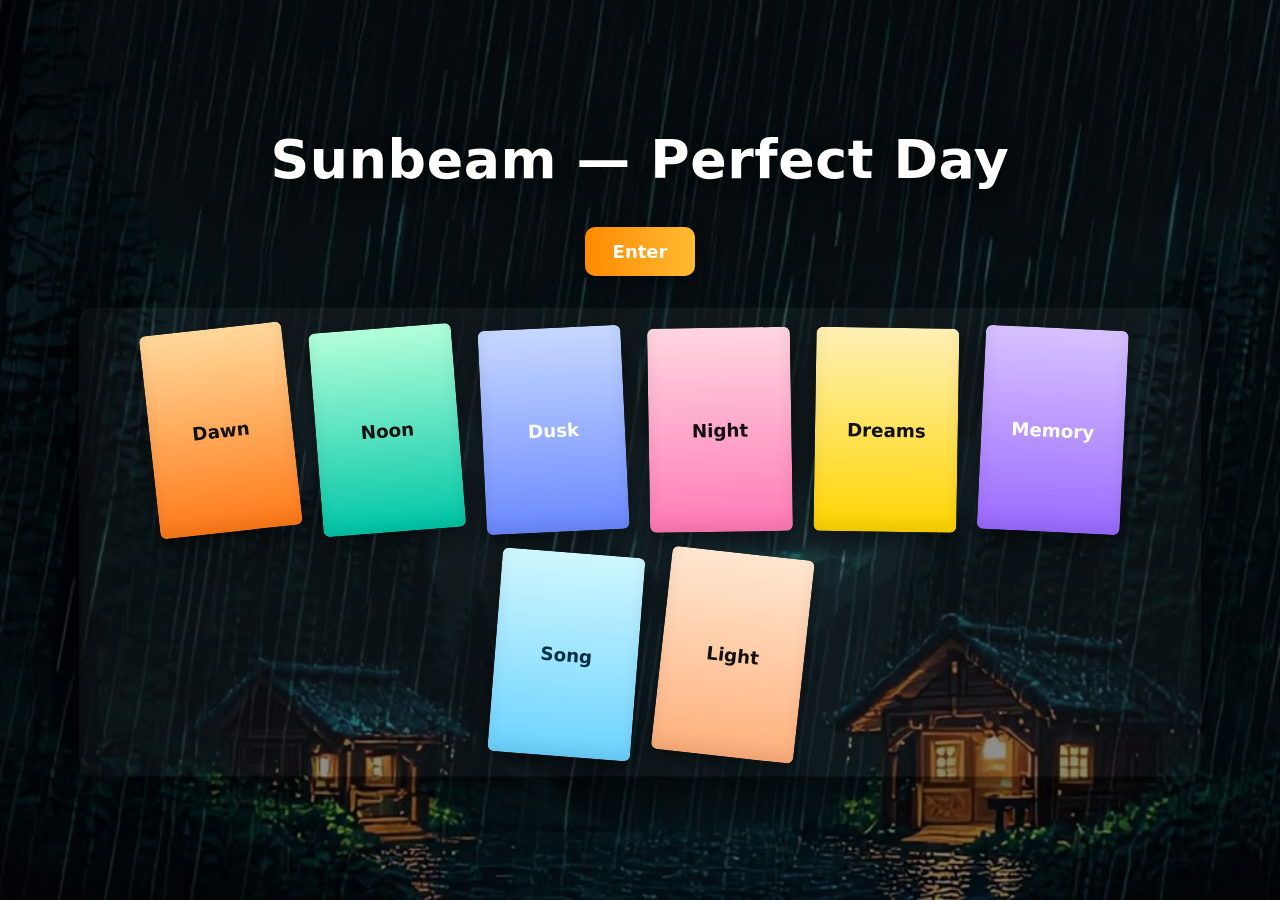
<file: index.html>
<!DOCTYPE html>
<html lang="en">
<head>
  <meta charset="utf-8" />
  <meta name="viewport" content="width=device-width, initial-scale=1" />
  <title>Sunbeam — Perfect Day</title>
  <!-- Link to styles.css at repo root -->
  <link rel="stylesheet" href="styles.css" />
</head>
<body>
  <header></header>

  <main class="page">
    <h1 class="site-title">Sunbeam — Perfect Day</h1>

    <!-- Enter control (styled as a button) -->
    <a class="enter-btn" href="room.html" aria-label="Enter the room">Enter</a>

    <!-- Bookshelf -->
    <section class="bookshelf" aria-label="Bookshelf">
      <div class="shelf">
        <!-- Example books: change the text or add image covers as needed -->
        <div class="book" style="--i:0"><div class="cover">Dawn</div></div>
        <div class="book" style="--i:1"><div class="cover">Noon</div></div>
        <div class="book" style="--i:2"><div class="cover">Dusk</div></div>
        <div class="book" style="--i:3"><div class="cover">Night</div></div>
        <div class="book" style="--i:4"><div class="cover">Dreams</div></div>
        <div class="book" style="--i:5"><div class="cover">Memory</div></div>
        <div class="book" style="--i:6"><div class="cover">Song</div></div>
        <div class="book" style="--i:7"><div class="cover">Light</div></div>
      </div>
    </section>
  </main>

  <footer></footer>

  <script src="./script.js"></script>
</body>
</html>
</file>
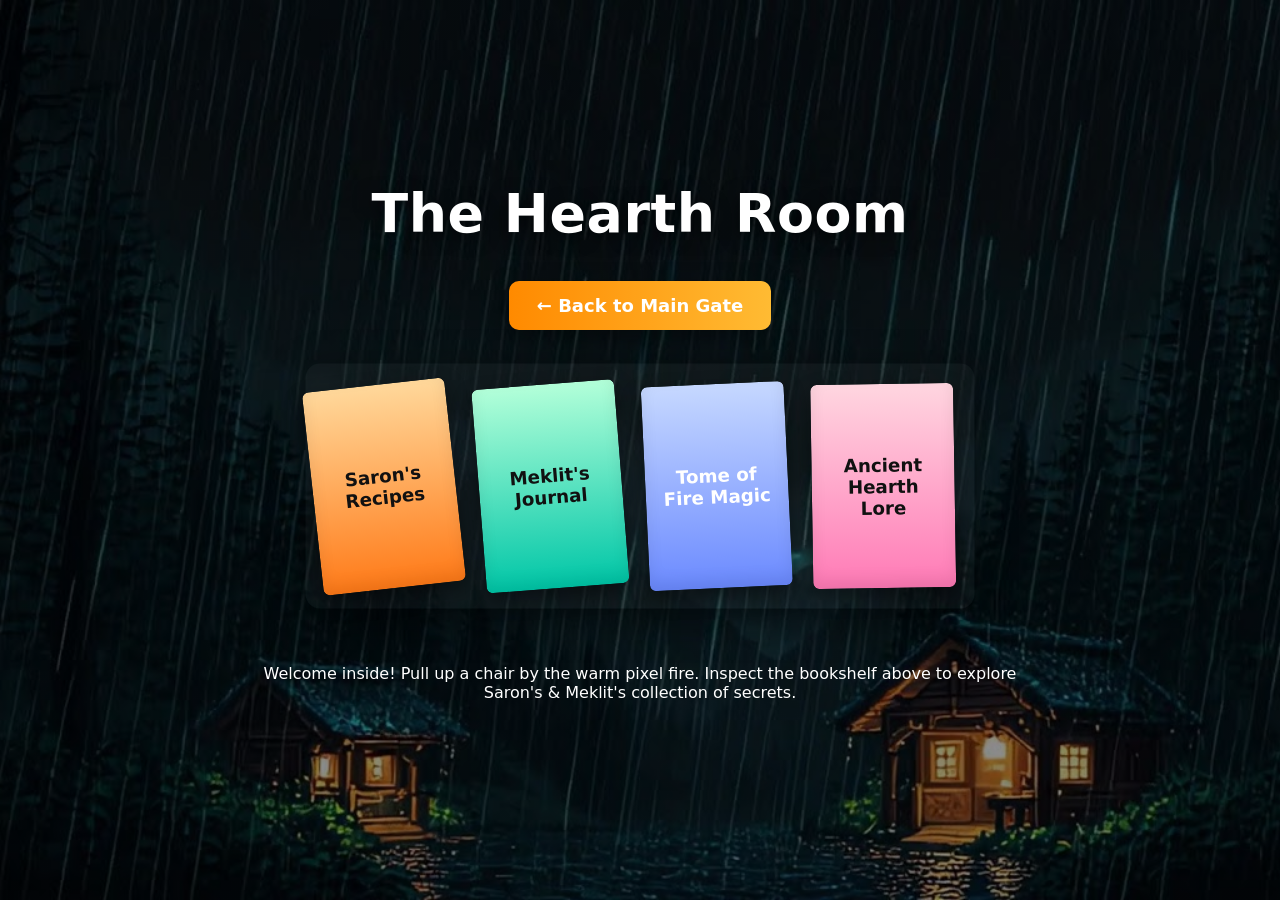
<file: room.html>
<!DOCTYPE html>
<html lang="en">
<head>
  <meta charset="utf-8" />
  <meta name="viewport" content="width=device-width, initial-scale=1" />
  <title>The Hearth Room — Sunbeam</title>
  <link rel="stylesheet" href="styles.css" />
</head>
<body>
  <header></header>

  <main class="page">
    <h1 class="site-title">The Hearth Room</h1>

    <!-- Back control (styled like the Enter button on the homepage) -->
    <a class="enter-btn" href="index.html" aria-label="Back to main gate">← Back to Main Gate</a>

    <!-- Bookshelf (uses the same .bookshelf/.shelf/.book structure from index.html) -->
    <section class="bookshelf" aria-label="Grand Bookshelf">
      <div class="shelf">
        <div class="book" style="--i:0"><div class="cover">Saron's Recipes</div></div>
        <div class="book" style="--i:1"><div class="cover">Meklit's Journal</div></div>
        <div class="book" style="--i:2"><div class="cover">Tome of Fire Magic</div></div>
        <div class="book" style="--i:3"><div class="cover">Ancient Hearth Lore</div></div>
      </div>
    </section>

    <!-- Short description (keeps the original copy) -->
    <p class="description" style="max-width:760px; text-align:center; margin-top:22px;">
      Welcome inside! Pull up a chair by the warm pixel fire. Inspect the bookshelf above to explore Saron's &amp; Meklit's collection of secrets.
    </p>
  </main>

  <footer></footer>

  <script src="./script.js"></script>
</body>
</html>
</file>
<file: styles.css>
/* Global reset and typography */
* { box-sizing: border-box; font-family: Inter, system-ui, -apple-system, "Segoe UI", Roboto, "Helvetica Neue", Arial, sans-serif; }
html,body { height: 100%; margin: 0; padding: 0; }

/* Background: image + dark overlay for contrast */
body {
  color: #fff;
  background-image:
    linear-gradient(rgba(0,0,0,0.45), rgba(0,0,0,0.45)),
    url('maxresdefault%20(1).jpg');
  background-size: cover;
  background-position: center;
  background-repeat: no-repeat;
  background-attachment: fixed;
  -webkit-font-smoothing:antialiased;
  -moz-osx-font-smoothing:grayscale;
}

/* Centering the main content vertically and horizontally */
.page {
  min-height: 100vh;
  display: flex;
  flex-direction: column;
  gap: 36px;
  align-items: center;
  justify-content: center;
  padding: 48px 24px;
}

/* Larger title */
.site-title {
  font-size: clamp(28px, 4.2vw, 56px);
  margin: 0;
  letter-spacing: 0.6px;
  text-align: center;
  font-weight: 700;
  text-shadow: 0 4px 18px rgba(0,0,0,0.6);
}

/* Enter button (styled link) */
.enter-btn {
  display: inline-block;
  background: linear-gradient(90deg, #ff8a00, #ffbb33);
  color: #fff;
  padding: 14px 28px;
  border-radius: 10px;
  text-decoration: none;
  font-weight: 600;
  font-size: 18px;
  box-shadow: 0 8px 24px rgba(0,0,0,0.35);
  transition: transform 200ms ease, box-shadow 200ms ease;
}
.enter-btn:active,
.enter-btn:focus {
  outline: 2px solid rgba(255,255,255,0.15);
  transform: translateY(1px);
}
.enter-btn:hover {
  transform: translateY(-6px);
  box-shadow: 0 16px 36px rgba(0,0,0,0.45);
}

/* Bookshelf container */
.bookshelf {
  width: min(1100px, 95%);
  display: flex;
  justify-content: center;
}

/* The shelf itself holds the books and centers them */
.shelf {
  display: flex;
  gap: 20px;
  flex-wrap: wrap;
  justify-content: center;
  align-items: end;
  padding: 20px 18px;
  background: rgba(255,255,255,0.03);
  border-radius: 14px;
  box-shadow: 0 10px 40px rgba(0,0,0,0.45);
  transform: scale(1.02); /* make shelf slightly bigger */
}

/* Book boxes */
.book {
  --w: 140px;  /* book width */
  --h: 200px;  /* book height */
  width: var(--w);
  height: var(--h);
  display: flex;
  align-items: center;
  justify-content: center;
  border-radius: 6px;
  perspective: 600px;
  transition: transform 300ms cubic-bezier(.2,.9,.3,1), box-shadow 300ms;
  transform-origin: center bottom;
  /* small rotation variance using custom property used below */
  transform: translateY(0) rotate(calc((var(--i) - 3.5) * 1.8deg));
  box-shadow: 0 8px 20px rgba(0,0,0,0.45);
  cursor: default;
  position: relative;
  overflow: hidden;
}

/* Book cover look — use gradients; swap to background-image if you have cover images */
.book .cover {
  width: 100%;
  height: 100%;
  display:flex;
  align-items:center;
  justify-content:center;
  font-weight:700;
  font-size: clamp(14px, 1.4vw, 18px);
  color: #111;
  text-align:center;
  padding: 12px;
  background: linear-gradient(180deg, #ffd89b 0%, #ff7a18 100%);
  border-radius: 6px;
  box-shadow: inset 0 -8px 16px rgba(0,0,0,0.08), 0 4px 12px rgba(0,0,0,0.25);
}

/* Slight variety: vary gradient by index (using nth-child) */
.book:nth-child(2) .cover { background: linear-gradient(180deg,#b3ffd9 0%,#00c6a7 100%); }
.book:nth-child(3) .cover { background: linear-gradient(180deg,#c6d8ff 0%,#6b8aff 100%); color:#fff; }
.book:nth-child(4) .cover { background: linear-gradient(180deg,#ffd6e0 0%,#ff7ab6 100%); }
.book:nth-child(5) .cover { background: linear-gradient(180deg,#fff1b6 0%,#ffd500 100%); color:#111; }
.book:nth-child(6) .cover { background: linear-gradient(180deg,#d7c2ff 0%,#9b6bff 100%); color:#fff; }
.book:nth-child(7) .cover { background: linear-gradient(180deg,#cff7ff 0%,#6dd3ff 100%); color:#083047; }
.book:nth-child(8) .cover { background: linear-gradient(180deg,#ffe7d1 0%,#ffb07b 100%); color:#111; }

/* Floating animation — each book will have a slightly different delay based on --i */
.book {
  animation: float 4s ease-in-out infinite;
  animation-delay: calc(var(--i) * 140ms);
}
@keyframes float {
  0%   { transform: translateY(0) rotate(calc((var(--i) - 3.5) * 1.8deg)); }
  50%  { transform: translateY(-12px) rotate(calc((var(--i) - 3.5) * 1.6deg)); }
  100% { transform: translateY(0) rotate(calc((var(--i) - 3.5) * 1.8deg)); }
}

/* Hover effect: lift and rotate a bit */
.book:hover {
  transform: translateY(-28px) rotate(0deg) scale(1.03);
  box-shadow: 0 22px 60px rgba(0,0,0,0.6);
  z-index: 5;
  animation-play-state: paused; /* pause float while hovered */
}

/* Responsive adjustments */
@media (max-width: 720px) {
  .shelf { gap: 12px; padding: 14px; }
  .book { --w: 110px; --h: 160px; }
  .site-title { font-size: 28px; }
  .enter-btn { font-size: 16px; padding: 12px 20px; }
}
</file>
